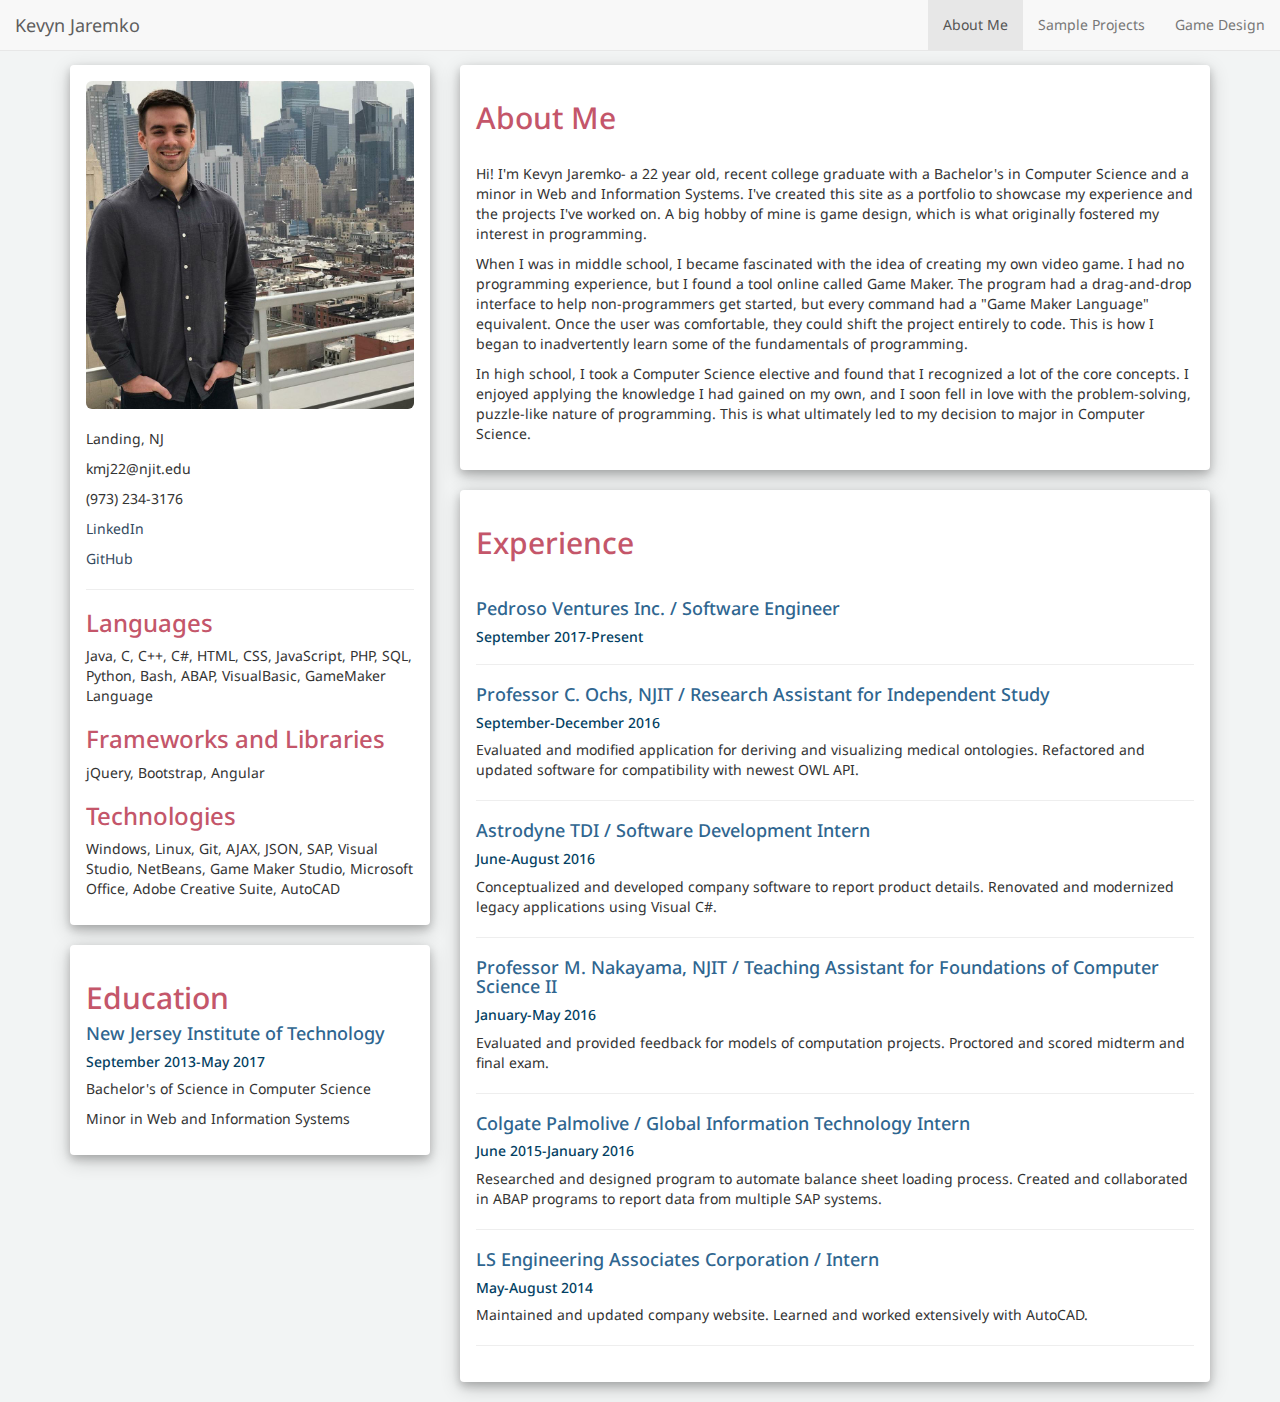
<file: index.html>
<!DOCTYPE html>
<html lang="en">
<head>
	<meta charset="utf-8">
	<meta http-equiv="X-UA-Compatible" content="IE=edge">
	<meta name="viewport" content="width=device-width, initial-scale=1">
	<title>Personal Page</title>

	<!-- Bootstrap -->
	<link href="css/bootstrap.min.css" rel="stylesheet">
	
	<link rel="stylesheet" type="text/css" href="https://fonts.googleapis.com/css?family=Droid+Sans">
	<link rel="stylesheet" type="text/css" href="css/style.css">

</head>
<body>
	<div id="nav"></div>

	<div class="container">
		<div class="row">
			<div class="col-sm-4">
				<div class="panel">
					<img src="img/me.jpg" class="img-responsive img-rounded"><br />
					<p>Landing, NJ</p>
					<p>kmj22@njit.edu</p>
					<p>(973) 234-3176</p>	
					<p><a href="http://www.linkedin.com/in/94j39ab26788a6">LinkedIn</a><br /></p>
					<p><a href="https://github.com/kmj22">GitHub</a></p>
					<hr>
					
					<h3>Languages</h3>
					<p>Java, C, C++, C#, HTML, CSS, JavaScript, PHP, SQL, Python, Bash, ABAP, VisualBasic, GameMaker Language</p>
					
					<h3>Frameworks and Libraries</h3>
					<p>jQuery, Bootstrap, Angular</p>
					
					<h3>Technologies</h3>
					<p>Windows, Linux, Git, AJAX, JSON, SAP, Visual Studio, NetBeans, Game Maker Studio, Microsoft Office, Adobe Creative Suite, AutoCAD</p>		
				</div>
			
				<div class="panel">
					<h2>Education</h2>
					
					<h4>New Jersey Institute of Technology</h4>
					<h5>September 2013-May 2017</h5>
					<p>Bachelor's of Science in Computer Science</p>
					<p>Minor in Web and Information Systems</p>
				</div>	
			</div>
			
			<div class="col-sm-8">
				<div class="panel">
					<h2>About Me</h2><br />
					
					
					
					
					<p>Hi!  I'm Kevyn Jaremko- a 22 year old, recent college graduate with a Bachelor's in Computer Science and a minor in Web and Information Systems.  I've created this site as a portfolio to showcase my experience and the projects I've worked on.  A big hobby of mine is game design, which is what originally fostered my interest in programming.</p>

					<p>When I was in middle school, I became fascinated with the idea of creating my own video game.  I had no programming experience, but I found a tool online called Game Maker. The program had a drag-and-drop interface to help non-programmers get started, but every command had a "Game Maker Language" equivalent. Once the user was comfortable, they could shift the project entirely to code. This is how I began to inadvertently learn some of the fundamentals of programming.</p>	

					<p>In high school, I took a Computer Science elective and found that I recognized a lot of the core concepts.  I enjoyed applying the knowledge I had gained on my own, and I soon fell in love with the problem-solving, puzzle-like nature of programming.  This is what ultimately led to my decision to major in Computer Science.</p>	
				</div>

				<div class="panel">
					<h2>Experience</h2><br />
					
					<div id="experience-container"></div>				
				</div>						
			</div>
		</div>	
	</div>

	<!-- jQuery (necessary for Bootstrap's JavaScript plugins) -->
	<script src="https://ajax.googleapis.com/ajax/libs/jquery/1.11.0/jquery.min.js"></script>
	<!-- Include all compiled plugins (below), or include individual files as needed -->
	<script src="js/bootstrap.min.js"></script>
	<!-- Nav bar and other utility functions -->
	<script src="js/utility.js"></script>
	
	<script>
	var experience = [
		{
			name: "Pedroso Ventures Inc.",
			title: "Software Engineer",
			date: "September 2017-Present",
			work: ""	
		},
		{
			name: "Professor C. Ochs, NJIT",
			title: "Research Assistant for Independent Study",
			date: "September-December 2016",
			work: "Evaluated and modified application for deriving and visualizing medical ontologies. Refactored and updated software for compatibility with newest OWL API."	
		},
		{
			name: "Astrodyne TDI",
			title: "Software Development Intern",
			date: "June-August 2016",	
			work: "Conceptualized and developed company software to report product details. Renovated and modernized legacy applications using Visual C#."
		},
		{
			name: "Professor M. Nakayama, NJIT",
			title: "Teaching Assistant for Foundations of Computer Science II",
			date: "January-May 2016",	
			work: "Evaluated and provided feedback for models of computation projects.  Proctored and scored midterm and final exam."
		},
		{
			name: "Colgate Palmolive",
			title: "Global Information Technology Intern",
			date: "June 2015-January 2016",	
			work: "Researched and designed program to automate balance sheet loading process.  Created and collaborated in ABAP programs to report data from multiple SAP systems."
		},
		{
			name: "LS Engineering Associates Corporation",
			title: "Intern",
			date: "May-August 2014",	
			work: "Maintained and updated company website.  Learned and worked extensively with AutoCAD."
		}];
		
	addExperience(experience);
	</script>

</body>
</html>
</file>
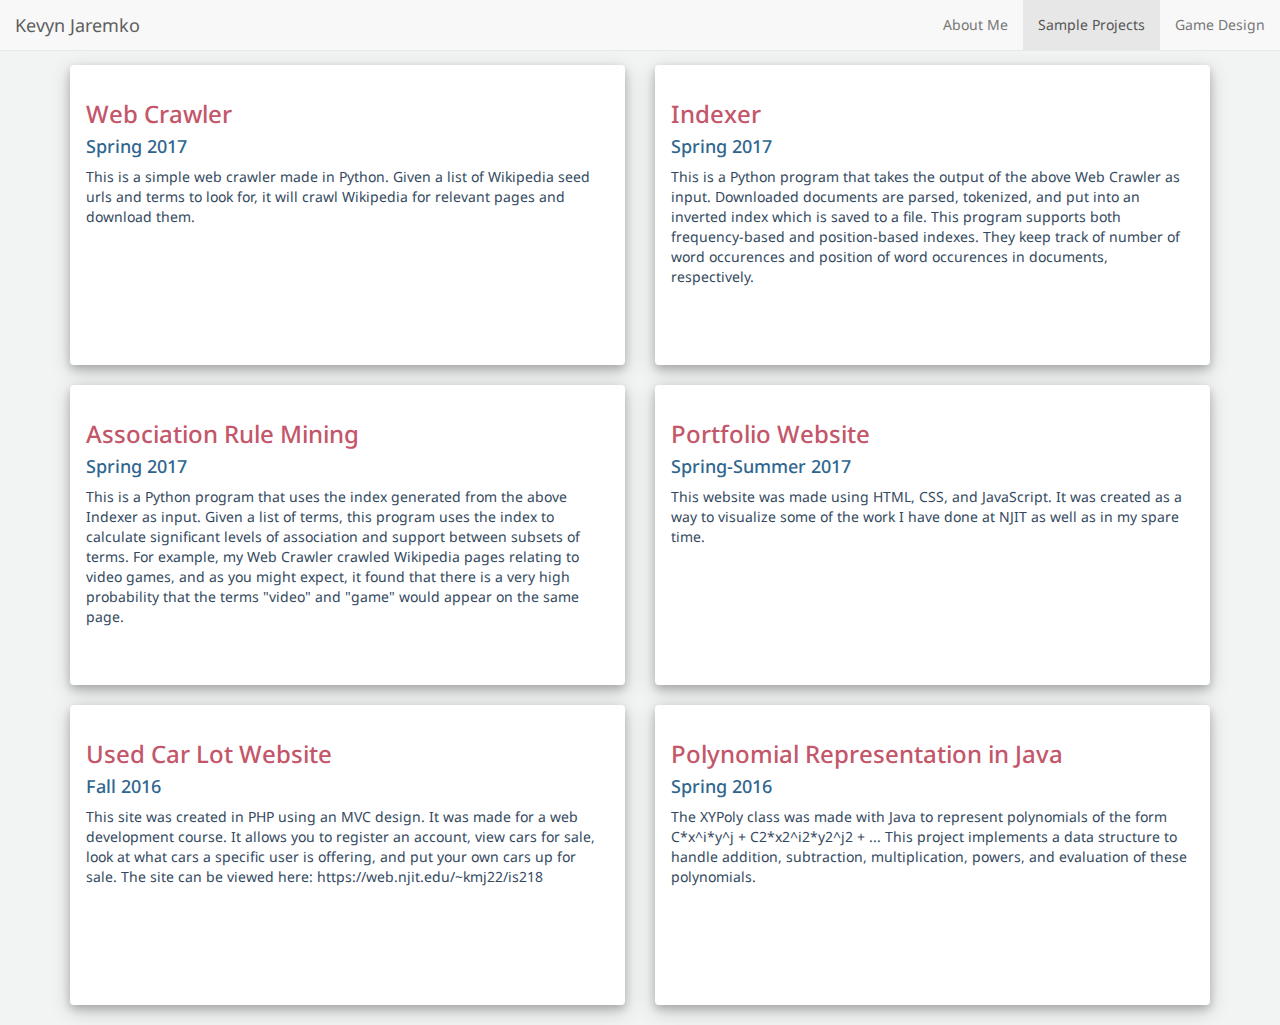
<file: projects.html>
<!DOCTYPE html>
<html lang="en">
<head>
	<meta charset="utf-8">
	<meta http-equiv="X-UA-Compatible" content="IE=edge">
	<meta name="viewport" content="width=device-width, initial-scale=1">
	<title>Personal Page</title>

	<!-- Bootstrap -->
	<link href="css/bootstrap.min.css" rel="stylesheet">
	
	<link rel="stylesheet" type="text/css" href="https://fonts.googleapis.com/css?family=Droid+Sans">
	<link rel="stylesheet" type="text/css" href="css/style.css">

</head>
<body>
	<div id="nav"></div>

	<div class="container" id="project-container"></div>
	
	<!-- jQuery (necessary for Bootstrap's JavaScript plugins) -->
	<script src="https://ajax.googleapis.com/ajax/libs/jquery/1.11.0/jquery.min.js"></script>
	<!-- Include all compiled plugins (below), or include individual files as needed -->
	<script src="js/bootstrap.min.js"></script>
	<!-- Nav bar and other utility functions -->
	<script src="js/utility.js"></script>
	
	<script>
		var projects = [
		{ 			
			name : 'Web Crawler',
			url : 'https://github.com/kmj22/crawler',
			date : 'Spring 2017',
			description : 'This is a simple web crawler made in Python.  Given a list of Wikipedia seed urls and terms to look for, it will crawl Wikipedia for relevant pages and download them.'
		},
		{ 			
			name : 'Indexer',
			url : 'https://github.com/kmj22/indexer',
			date : 'Spring 2017',
			description : 'This is a Python program that takes the output of the above Web Crawler as input.  Downloaded documents are parsed, tokenized, and put into an inverted index which is saved to a file.  This program supports both frequency-based and position-based indexes.  They keep track of number of word occurences and position of word occurences in documents, respectively.'
		},
		{ 			
			name : 'Association Rule Mining',
			url : 'https://github.com/kmj22/association-rule-mining',
			date : 'Spring 2017',
			description : 'This is a Python program that uses the index generated from the above Indexer as input.  Given a list of terms, this program uses the index to calculate significant levels of association and support between subsets of terms.  For example, my Web Crawler crawled Wikipedia pages relating to video games, and as you might expect, it found that there is a very high probability that the terms \"video\" and \"game\" would appear on the same page.'
		},
		{ 			
			name : 'Portfolio Website',
			url : 'https://github.com/kmj22/portfolio-site',
			date : 'Spring-Summer 2017',
			description : 'This website was made using HTML, CSS, and JavaScript.  It was created as a way to visualize some of the work I have done at NJIT as well as in my spare time.'
		},
		{ 			
			name : 'Used Car Lot Website',
			url : 'https://github.com/kmj22/is218-website',
			date : 'Fall 2016',
			description : 'This site was created in PHP using an MVC design.  It was made for a web development course.  It allows you to register an account, view cars for sale, look at what cars a specific user is offering, and put your own cars up for sale.  The site can be viewed here: <a href="https://web.njit.edu/~kmj22/is218">https://web.njit.edu/~kmj22/is218</a>'
		},		
		{ 			
			name : 'Polynomial Representation in Java',
			url : 'https://github.com/kmj22/cs435project',
			date : 'Spring 2016',
			description : 'The XYPoly class was made with Java to represent polynomials of the form C*x^i*y^j + C2*x2^i2*y2^j2 + ...  This project implements a data structure to handle addition, subtraction, multiplication, powers, and evaluation of these polynomials.'
		}];
		
		addProjects(projects);
	</script>

</body>
</html>
</file>
<file: css/style.css>
html {
  overflow-y: scroll;
}

body{
	padding-top: 65px; 
	background-color: #F2F4F4;
	font-family: 'Droid Sans', sans-serif;
}

.panel{
	background-color: white;
	padding: 15px;
	box-shadow: 0 4px 8px 0 rgba(0, 0, 0, 0.2), 0 6px 20px 0 rgba(0, 0, 0, 0.19);
}

.project-panel{
	height: 300px;
	overflow-y: auto;
}

.project-panel:hover, .project-panel:visited{
	background-color: #F2FCFC;	
	text-decoration: none;
}

h2, h3{
	color: #C4566A;
}

h4{
	color: #2F6690;
}

h5{
	color: #033F63;
}

a, a:visited{
	color: #34495E;
}

a:hover{
	text-decoration: none;
}

.screenshots p{
	padding: 10px;
}

.screenshots img{
	border: 2px solid black;
	max-width: 100%;
	max-height: 100%;
}
</file>
